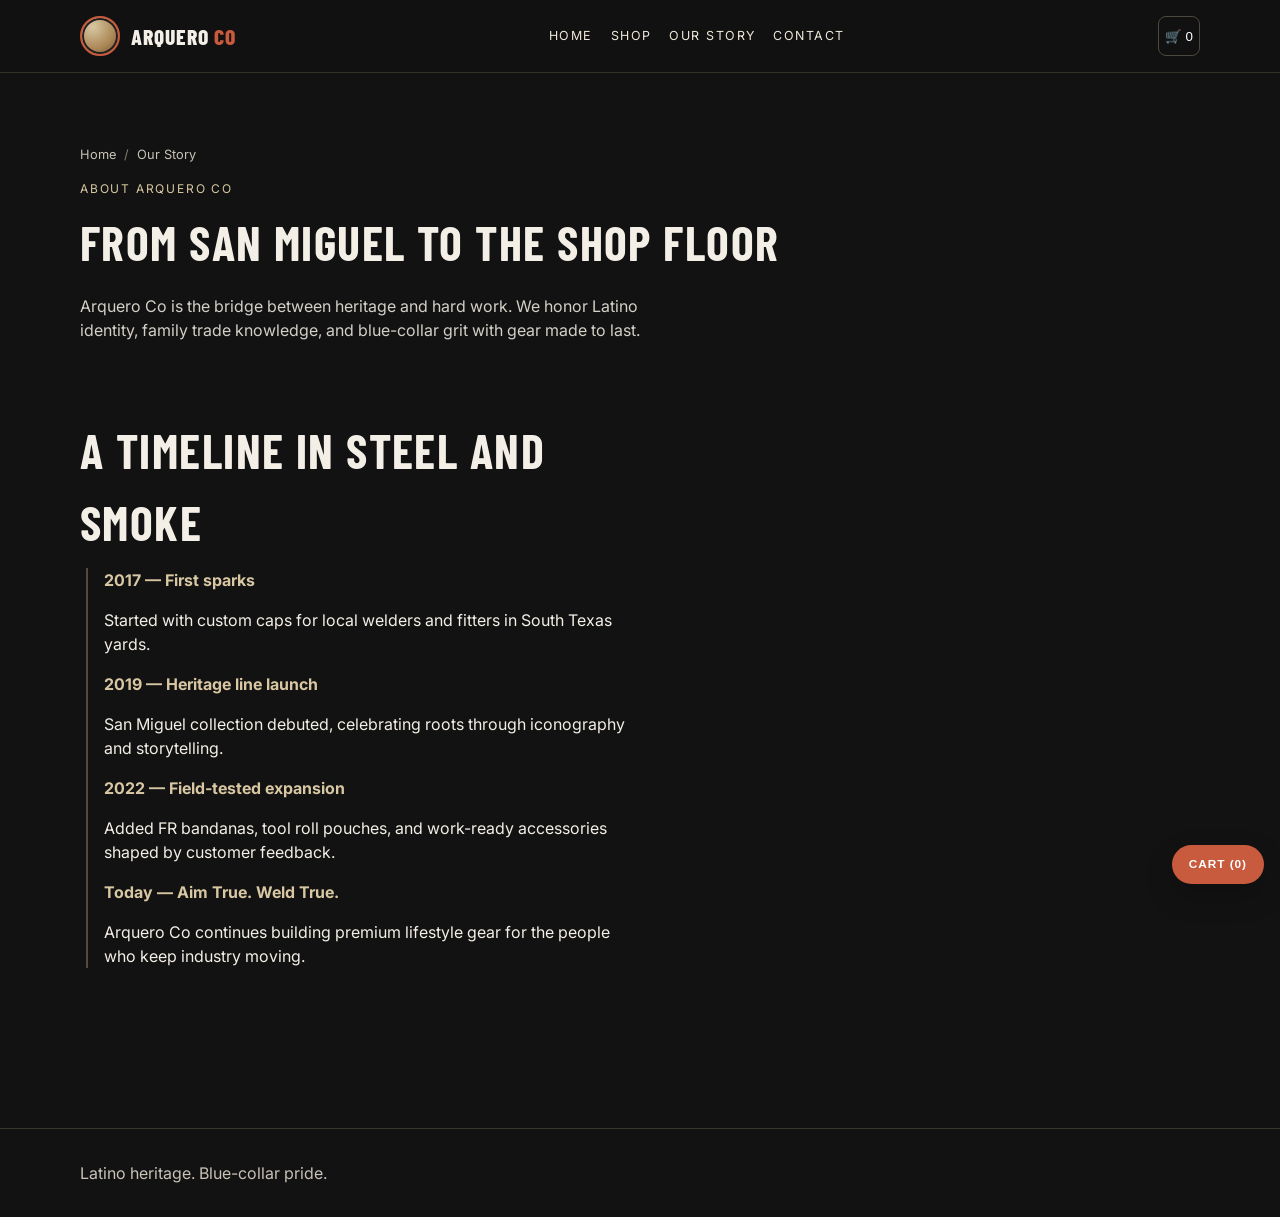
<file: about.html>
<!DOCTYPE html>
<html lang="en">
<head>
  <meta charset="UTF-8" />
  <meta name="viewport" content="width=device-width, initial-scale=1.0" />
  <title>Our Story | Arquero Co</title>
  <meta name="description" content="Learn the Arquero Co story: from San Miguel roots to modern job-site gear honoring Latino heritage and blue-collar pride." />
  <link rel="canonical" href="/about.html" />
  <link rel="preconnect" href="https://fonts.googleapis.com">
  <link rel="preconnect" href="https://fonts.gstatic.com" crossorigin>
  <link href="https://fonts.googleapis.com/css2?family=Barlow+Condensed:wght@500;700;800&family=Inter:wght@400;500;700&display=swap" rel="stylesheet">
  <link rel="stylesheet" href="styles.css" />
</head>
<body>
<header class="site-header"><div class="container nav-wrap"><a href="index.html" class="brand"><span class="brand-mark"></span><span class="brand-text">Arquero <span>Co</span></span></a><nav class="nav-links" data-nav-links><a href="index.html">Home</a><a href="shop.html">Shop</a><a href="about.html">Our Story</a><a href="contact.html">Contact</a></nav><div class="nav-actions"><button class="menu-btn" data-menu-btn>☰</button><button class="icon-btn" data-open-cart>🛒 <span data-cart-count>0</span></button></div></div></header>

<main class="container section">
  <div class="breadcrumbs"><span><a href="index.html">Home</a></span><span>Our Story</span></div>
  <p class="kicker">About Arquero Co</p>
  <h1 class="section-title">From San Miguel to the shop floor</h1>
  <p class="lead">Arquero Co is the bridge between heritage and hard work. We honor Latino identity, family trade knowledge, and blue-collar grit with gear made to last.</p>

  <section class="story-split section">
    <div>
      <h2 class="section-title">A timeline in steel and smoke</h2>
      <div class="timeline">
        <div class="timeline-item"><h4>2017 — First sparks</h4><p>Started with custom caps for local welders and fitters in South Texas yards.</p></div>
        <div class="timeline-item"><h4>2019 — Heritage line launch</h4><p>San Miguel collection debuted, celebrating roots through iconography and storytelling.</p></div>
        <div class="timeline-item"><h4>2022 — Field-tested expansion</h4><p>Added FR bandanas, tool roll pouches, and work-ready accessories shaped by customer feedback.</p></div>
        <div class="timeline-item"><h4>Today — Aim True. Weld True.</h4><p>Arquero Co continues building premium lifestyle gear for the people who keep industry moving.</p></div>
      </div>
    </div>
    <div class="story-image" style="background-image:url('https://images.unsplash.com/photo-1469474968028-56623f02e42e?auto=format&fit=crop&w=1200&q=80')"></div>
  </section>
</main>

<footer class="site-footer"><div class="container">Latino heritage. Blue-collar pride.</div></footer>

<button class="btn btn-primary cart-float" data-open-cart>Cart (<span data-cart-count>0</span>)</button>
<aside class="cart-drawer" data-cart-drawer><div class="cart-head"><strong>Your Cart</strong> <button class="icon-btn" data-close-cart>Close</button></div><div class="cart-items" data-cart-items></div><div class="cart-foot"><div class="cart-total"><span>Total</span><span data-cart-total>$0.00</span></div><button class="btn btn-primary" style="width:100%">Checkout</button></div></aside>
<script src="script.js"></script>
</body>
</html>
</file>
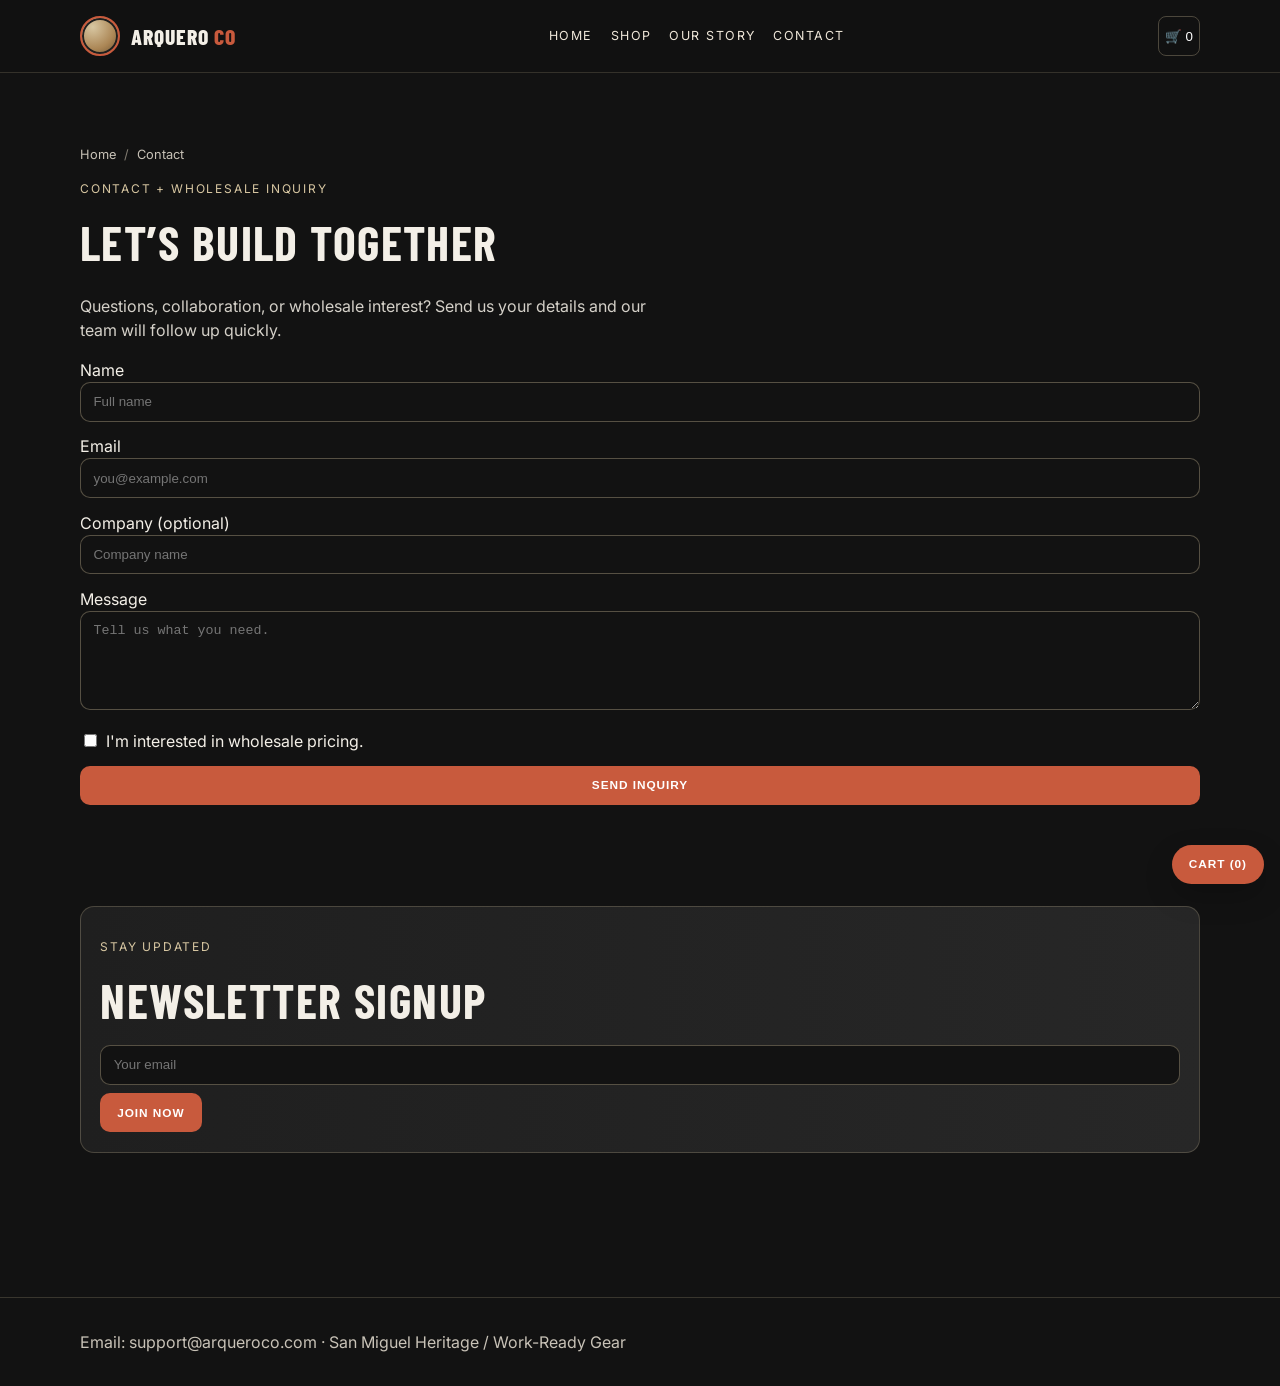
<file: contact.html>
<!DOCTYPE html>
<html lang="en">
<head>
  <meta charset="UTF-8" />
  <meta name="viewport" content="width=device-width, initial-scale=1.0" />
  <title>Contact & Wholesale | Arquero Co</title>
  <meta name="description" content="Contact Arquero Co and submit wholesale inquiries for welding lifestyle products and work-ready collections." />
  <link rel="canonical" href="/contact.html" />
  <link rel="preconnect" href="https://fonts.googleapis.com">
  <link rel="preconnect" href="https://fonts.gstatic.com" crossorigin>
  <link href="https://fonts.googleapis.com/css2?family=Barlow+Condensed:wght@500;700;800&family=Inter:wght@400;500;700&display=swap" rel="stylesheet">
  <link rel="stylesheet" href="styles.css" />
</head>
<body>
<header class="site-header"><div class="container nav-wrap"><a href="index.html" class="brand"><span class="brand-mark"></span><span class="brand-text">Arquero <span>Co</span></span></a><nav class="nav-links" data-nav-links><a href="index.html">Home</a><a href="shop.html">Shop</a><a href="about.html">Our Story</a><a href="contact.html">Contact</a></nav><div class="nav-actions"><button class="menu-btn" data-menu-btn>☰</button><button class="icon-btn" data-open-cart>🛒 <span data-cart-count>0</span></button></div></div></header>

<main class="container section">
  <div class="breadcrumbs"><span><a href="index.html">Home</a></span><span>Contact</span></div>
  <p class="kicker">Contact + wholesale inquiry</p>
  <h1 class="section-title">Let’s build together</h1>
  <p class="lead">Questions, collaboration, or wholesale interest? Send us your details and our team will follow up quickly.</p>

  <form class="form-grid" data-contact-form>
    <label>Name
      <input class="input" required type="text" name="name" placeholder="Full name" />
    </label>
    <label>Email
      <input class="input" required type="email" name="email" placeholder="you@example.com" />
    </label>
    <label>Company (optional)
      <input class="input" type="text" name="company" placeholder="Company name" />
    </label>
    <label>Message
      <textarea rows="5" required name="message" placeholder="Tell us what you need."></textarea>
    </label>
    <label class="check"><input type="checkbox" name="wholesale" /> I'm interested in wholesale pricing.</label>
    <button class="btn btn-primary" type="submit">Send inquiry</button>
    <p data-contact-msg></p>
  </form>

  <section class="section">
    <div class="newsletter">
      <p class="kicker">Stay updated</p>
      <h2 class="section-title">Newsletter signup</h2>
      <form class="newsletter-form" data-newsletter-form>
        <input class="input" type="email" required placeholder="Your email" />
        <button class="btn btn-primary" type="submit">Join now</button>
        <p data-form-msg></p>
      </form>
    </div>
  </section>
</main>

<footer class="site-footer"><div class="container">Email: support@arqueroco.com · San Miguel Heritage / Work-Ready Gear</div></footer>

<button class="btn btn-primary cart-float" data-open-cart>Cart (<span data-cart-count>0</span>)</button>
<aside class="cart-drawer" data-cart-drawer><div class="cart-head"><strong>Your Cart</strong> <button class="icon-btn" data-close-cart>Close</button></div><div class="cart-items" data-cart-items></div><div class="cart-foot"><div class="cart-total"><span>Total</span><span data-cart-total>$0.00</span></div><button class="btn btn-primary" style="width:100%">Checkout</button></div></aside>
<script src="script.js"></script>
</body>
</html>
</file>
<file: styles.css>
:root {
  --terracotta: #c85a3d;
  --sage: #7a8f76;
  --sand: #d8c7a2;
  --gunmetal: #2b3138;
  --carbon: #121212;
  --offwhite: #f3efe7;
  --success: #2f7f5e;
  --danger: #9e2d2d;
  --shadow: 0 12px 30px rgba(0, 0, 0, 0.2);
}

* { box-sizing: border-box; }
html, body { margin: 0; padding: 0; }
body {
  font-family: "Inter", "Segoe UI", Roboto, sans-serif;
  color: var(--offwhite);
  background: var(--carbon);
  line-height: 1.5;
}
img { max-width: 100%; display: block; }
a { color: inherit; text-decoration: none; }

.container { width: min(1120px, 92%); margin: 0 auto; }
.section { padding: 3.5rem 0; }
.section-title {
  font-family: "Barlow Condensed", "Arial Narrow", sans-serif;
  text-transform: uppercase;
  letter-spacing: .03em;
  font-size: clamp(1.8rem, 4.4vw, 3rem);
  margin: 0 0 .6rem;
}
.kicker {
  text-transform: uppercase;
  letter-spacing: .15em;
  font-size: .75rem;
  color: var(--sand);
  margin-bottom: .5rem;
}
.lead { color: #d4d0c8; max-width: 60ch; }

.site-header {
  position: sticky;
  top: 0;
  z-index: 40;
  background: rgba(18, 18, 18, 0.94);
  border-bottom: 1px solid rgba(216, 199, 162, 0.18);
  backdrop-filter: blur(10px);
}
.nav-wrap {
  display: flex;
  align-items: center;
  justify-content: space-between;
  min-height: 72px;
  gap: 1rem;
}
.brand {
  display: flex;
  align-items: center;
  gap: .7rem;
  font-family: "Barlow Condensed", sans-serif;
  font-weight: 800;
  letter-spacing: .06em;
  text-transform: uppercase;
}
.brand-mark {
  width: 40px;
  height: 40px;
  border-radius: 50%;
  background: radial-gradient(circle at 30% 25%, var(--sand), #ab8655 60%, #6b4f2f 100%);
  border: 2px solid var(--terracotta);
  box-shadow: inset 0 0 0 2px #1f1f1f;
}
.brand-text { font-size: 1.35rem; }
.brand-text span { color: var(--terracotta); }
.nav-links {
  position: fixed;
  inset: 72px 0 auto;
  background: #171717;
  padding: 1rem 1.2rem;
  border-bottom: 1px solid rgba(216, 199, 162, 0.18);
  transform: translateY(-130%);
  transition: transform .25s ease;
  display: grid;
  gap: .8rem;
}
.nav-links.open { transform: translateY(0); }
.nav-links a {
  text-transform: uppercase;
  letter-spacing: .12em;
  font-size: .78rem;
  color: #f0e8da;
}
.nav-actions { display: flex; align-items: center; gap: .5rem; }
.menu-btn, .icon-btn {
  border: 1px solid rgba(216, 199, 162, 0.3);
  background: transparent;
  color: #fff;
  border-radius: 8px;
  min-width: 40px;
  min-height: 40px;
  cursor: pointer;
}

.btn {
  display: inline-block;
  border: 1px solid transparent;
  border-radius: 10px;
  padding: .72rem 1rem;
  font-weight: 700;
  text-transform: uppercase;
  letter-spacing: .08em;
  font-size: .74rem;
  transition: .2s ease;
}
.btn:hover { transform: translateY(-1px); }
.btn-primary { background: var(--terracotta); color: #fff; }
.btn-primary:hover { background: #d36b50; }
.btn-outline {
  border-color: rgba(243, 239, 231, .5);
  color: #fff;
}
.btn-outline:hover { background: rgba(255, 255, 255, .1); }
.btn-muted { background: rgba(255,255,255,.1); color: #fff; }

.hero {
  min-height: 78vh;
  position: relative;
  background: linear-gradient(rgba(0,0,0,.54), rgba(0,0,0,.7)),
    url("https://images.unsplash.com/photo-1595175771468-38f3f88f0094?auto=format&fit=crop&w=1600&q=80") center/cover;
  display: flex;
  align-items: center;
}
.hero h1 {
  font-family: "Barlow Condensed", sans-serif;
  text-transform: uppercase;
  line-height: .95;
  font-size: clamp(2.3rem, 10vw, 5.6rem);
  margin: .2rem 0 .8rem;
}
.rotator { color: var(--sand); min-height: 1.2em; font-weight: 700; }
.hero-cta { display: flex; flex-wrap: wrap; gap: .65rem; margin-top: 1rem; }

.strip {
  background: var(--terracotta);
  color: #fff;
  text-transform: uppercase;
  letter-spacing: .08em;
  font-size: .72rem;
  padding: .55rem 0;
}
.strip .container { display: flex; justify-content: space-between; gap: .8rem; overflow-x: auto; }

.grid { display: grid; gap: 1rem; }
.products-grid { grid-template-columns: repeat(2, minmax(0, 1fr)); }
.product-card {
  background: #1a1a1a;
  border: 1px solid rgba(216, 199, 162, 0.2);
  border-radius: 14px;
  overflow: hidden;
  display: flex;
  flex-direction: column;
}
.product-card img { aspect-ratio: 1/1; object-fit: cover; }
.product-meta { padding: .8rem; display: grid; gap: .4rem; }
.product-meta h3 { margin: 0; font-size: 1rem; }
.price { color: var(--sand); font-weight: 700; }
.product-actions { display: flex; gap: .45rem; }
.product-actions .btn { flex: 1; text-align: center; }

.collection-grid { grid-template-columns: 1fr; }
.collection-tile {
  min-height: 220px;
  border-radius: 14px;
  padding: 1.4rem;
  position: relative;
  overflow: hidden;
  display: grid;
  align-content: end;
  background-size: cover;
  background-position: center;
}
.collection-tile::before {
  content: "";
  position: absolute;
  inset: 0;
  background: linear-gradient(180deg, rgba(0,0,0,.2), rgba(0,0,0,.75));
}
.collection-tile > * { position: relative; z-index: 1; }
.collection-tile h3 { margin: 0 0 .4rem; font-family: "Barlow Condensed", sans-serif; text-transform: uppercase; font-size: 1.65rem; }

.story-split { display: grid; gap: 1.2rem; }
.story-image { border-radius: 14px; min-height: 320px; background: url("https://images.unsplash.com/photo-1504917595217-d4dc5ebe6122?auto=format&fit=crop&w=1400&q=80") center/cover; }

.insta-grid { grid-template-columns: repeat(2, minmax(0,1fr)); }
.insta-card { aspect-ratio: 1/1; border-radius: 12px; overflow: hidden; position: relative; }
.insta-card::after { content: "@arqueroco"; position: absolute; left: .5rem; bottom: .5rem; background: rgba(0,0,0,.55); padding: .2rem .45rem; font-size: .66rem; text-transform: uppercase; letter-spacing: .08em; }

.newsletter {
  background: linear-gradient(90deg, #1f1f1f, #272727);
  border: 1px solid rgba(216, 199, 162, 0.23);
  border-radius: 14px;
  padding: 1.2rem;
}
.newsletter-form { display: flex; gap: .55rem; flex-wrap: wrap; }
.input, select, textarea {
  width: 100%;
  background: #121212;
  border: 1px solid rgba(216, 199, 162, .34);
  border-radius: 10px;
  color: #f8f3ea;
  padding: .7rem .78rem;
}

.filters {
  display: grid;
  gap: .7rem;
  background: #171717;
  border: 1px solid rgba(216, 199, 162, 0.2);
  border-radius: 12px;
  padding: .9rem;
  margin-bottom: 1rem;
}
.filters-row { display: grid; grid-template-columns: 1fr 1fr; gap: .6rem; }

.breadcrumbs {
  display: flex;
  gap: .5rem;
  font-size: .8rem;
  color: #c8c2b7;
  margin: 1rem 0;
}
.breadcrumbs span::before { content: "/"; margin-right: .5rem; color: #837d72; }
.breadcrumbs span:first-child::before { content: ""; margin: 0; }

.product-layout { display: grid; gap: 1rem; }
.carousel {
  background: #171717;
  border: 1px solid rgba(216, 199, 162, 0.2);
  border-radius: 14px;
  padding: .8rem;
}
.carousel-main { border-radius: 10px; overflow: hidden; }
.carousel-main img { width: 100%; aspect-ratio: 1/1; object-fit: cover; }
.thumbs { display: flex; gap: .5rem; margin-top: .6rem; }
.thumbs button {
  border: 1px solid transparent;
  padding: 0;
  border-radius: 8px;
  overflow: hidden;
  cursor: pointer;
}
.thumbs img { width: 72px; height: 72px; object-fit: cover; }
.thumbs button.active { border-color: var(--terracotta); }

.variant-row { display: flex; gap: .5rem; flex-wrap: wrap; margin: .8rem 0 1rem; }
.variant-btn {
  border: 1px solid rgba(216, 199, 162, 0.35);
  background: transparent;
  color: #fff;
  border-radius: 999px;
  padding: .4rem .8rem;
  cursor: pointer;
}
.variant-btn.active { background: var(--terracotta); border-color: var(--terracotta); }

.related-grid { grid-template-columns: repeat(2, minmax(0,1fr)); }

.timeline { border-left: 2px solid rgba(216, 199, 162, .32); margin-left: .4rem; padding-left: 1rem; }
.timeline-item { margin-bottom: 1rem; }
.timeline-item h4 { margin: 0; color: var(--sand); }

.form-grid { display: grid; gap: .8rem; }
.check { display: flex; gap: .4rem; align-items: center; }

.site-footer {
  border-top: 1px solid rgba(216, 199, 162, .2);
  padding: 2rem 0;
  margin-top: 2rem;
  color: #c8c2b7;
}
.footer-grid { display: grid; gap: 1rem; }

.cart-drawer {
  position: fixed;
  right: 0;
  top: 0;
  bottom: 0;
  width: min(410px, 100%);
  background: #131313;
  border-left: 1px solid rgba(216, 199, 162, .2);
  transform: translateX(102%);
  transition: transform .25s ease;
  z-index: 60;
  display: flex;
  flex-direction: column;
}
.cart-drawer.open { transform: translateX(0); }
.cart-head, .cart-foot { padding: .9rem; border-bottom: 1px solid rgba(216, 199, 162, .2); }
.cart-foot { border-top: 1px solid rgba(216, 199, 162, .2); border-bottom: none; margin-top: auto; }
.cart-items { padding: .8rem; overflow: auto; display: grid; gap: .7rem; }
.cart-item {
  display: grid;
  grid-template-columns: 58px 1fr auto;
  gap: .6rem;
  align-items: center;
  padding-bottom: .5rem;
  border-bottom: 1px dashed rgba(216, 199, 162, .2);
}
.cart-item img { width: 58px; height: 58px; object-fit: cover; border-radius: 8px; }
.cart-total { display: flex; justify-content: space-between; font-weight: 700; margin-bottom: .7rem; }
.cart-float {
  position: fixed;
  right: 1rem;
  bottom: 1rem;
  border-radius: 999px;
  z-index: 45;
  box-shadow: var(--shadow);
}
.hidden { display: none !important; }

@media (min-width: 760px) {
  .menu-btn { display: none; }
  .nav-links {
    position: static;
    inset: auto;
    transform: none;
    background: transparent;
    border: 0;
    padding: 0;
    display: flex;
    gap: 1.1rem;
  }
  .products-grid { grid-template-columns: repeat(4, minmax(0,1fr)); }
  .collection-grid { grid-template-columns: 1fr 1fr; }
  .story-split { grid-template-columns: 1fr 1fr; align-items: center; }
  .insta-grid { grid-template-columns: repeat(4, minmax(0,1fr)); }
  .product-layout { grid-template-columns: 1.1fr .9fr; }
  .footer-grid { grid-template-columns: 1.2fr 1fr 1fr; }
}
</file>
